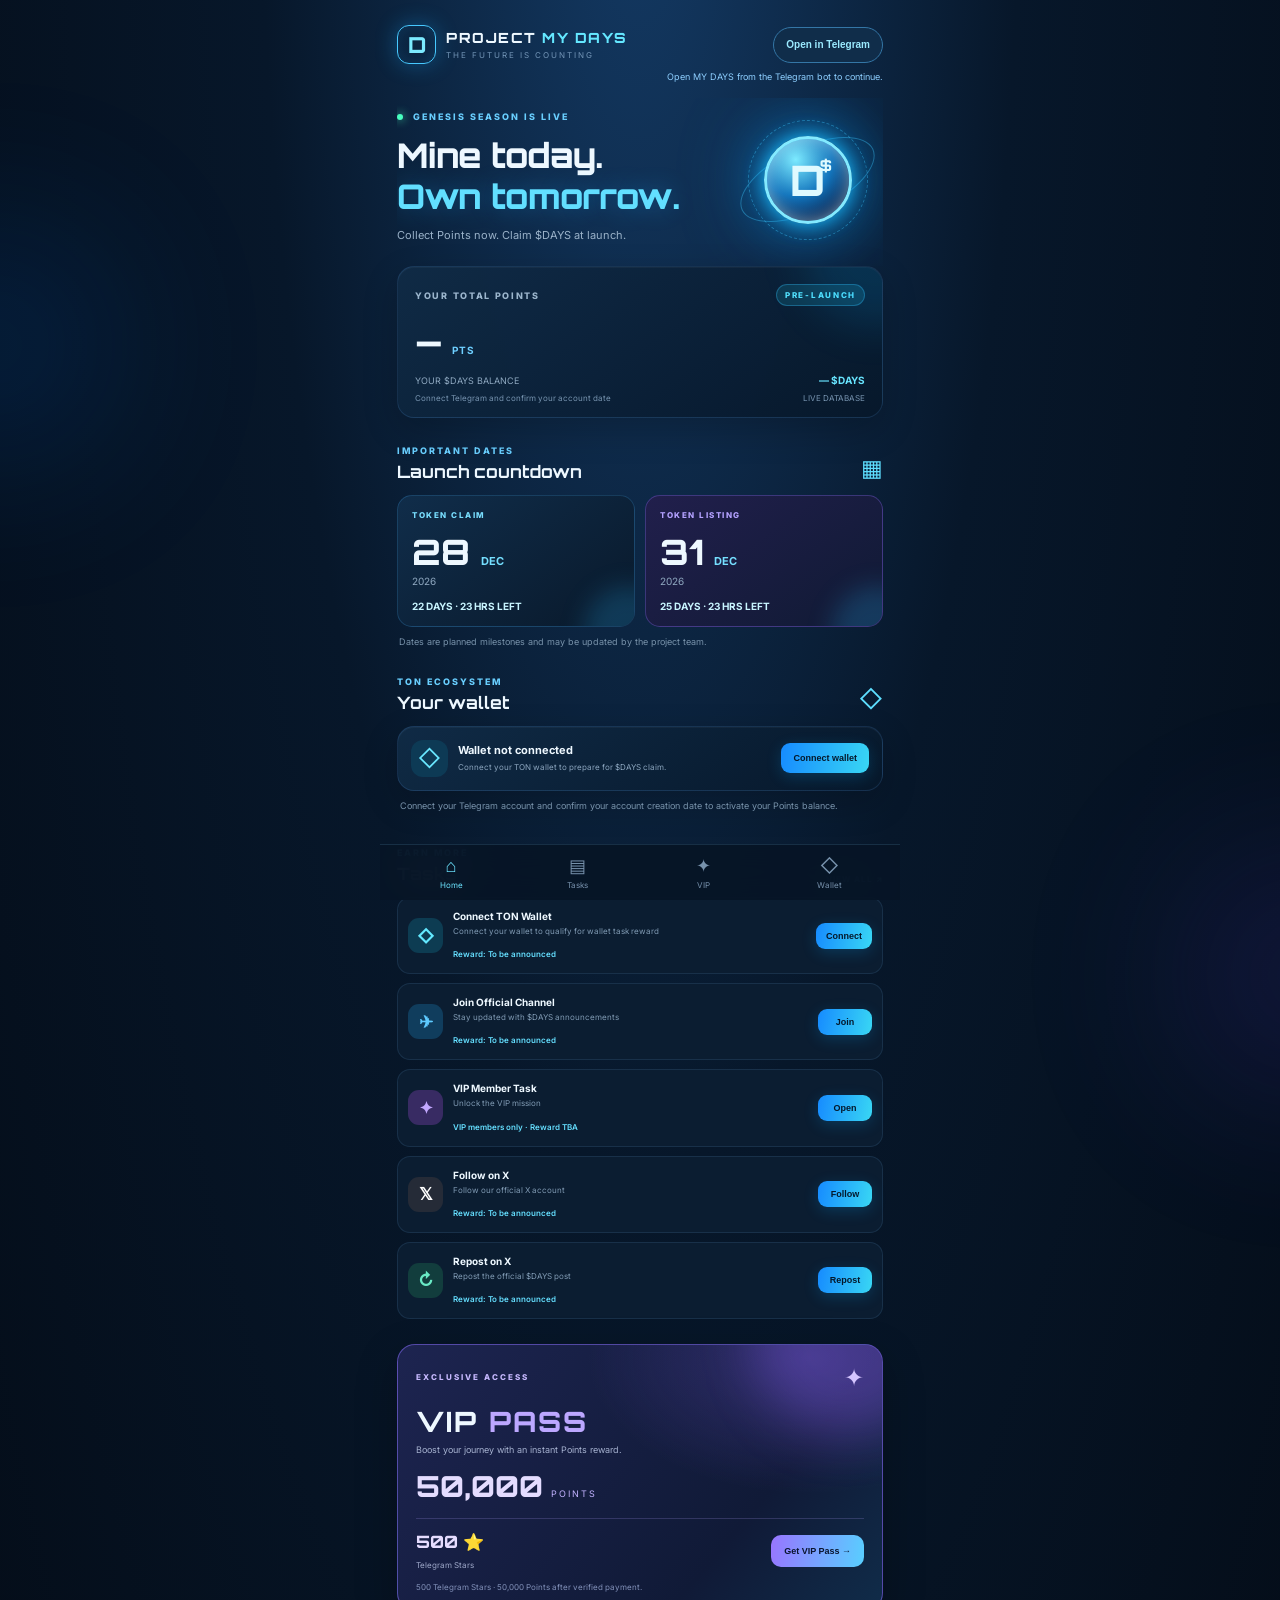
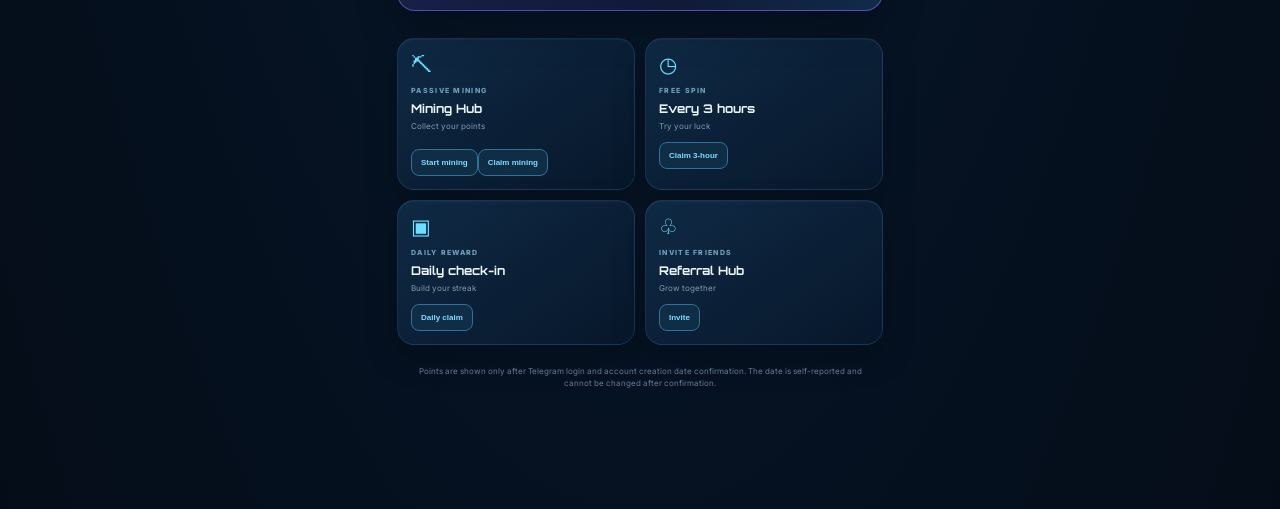
<file: index.html>
<!doctype html>
<html lang="en">
<head>
  <meta charset="utf-8">
  <meta name="viewport" content="width=device-width,initial-scale=1,viewport-fit=cover">
  <meta name="theme-color" content="#071426">
  <title>PROJECT MY DAYS — $DAYS</title>
  <meta name="description" content="PROJECT MY DAYS Telegram Mini App">
  <meta http-equiv="Cache-Control" content="no-cache, no-store, must-revalidate">
  <script src="https://telegram.org/js/telegram-web-app.js?65"></script>
  <link rel="preconnect" href="https://fonts.googleapis.com">
  <link rel="preconnect" href="https://fonts.gstatic.com" crossorigin>
  <link href="https://fonts.googleapis.com/css2?family=Orbitron:wght@500;600;700;800&family=Inter:wght@400;500;600;700;800&display=swap" rel="stylesheet">
  <style>
*{box-sizing:border-box} :root{--bg:#061222;--panel:#0b1d33;--panel2:#102743;--line:rgba(105,177,255,.15);--blue:#36baff;--cyan:#64e7ff;--text:#eef8ff;--muted:#91a9c2;--purple:#8c6bff} body{margin:0;background:radial-gradient(ellipse at 50% -10%,#143b66 0%,#07172a 42%,#040c17 100%);color:var(--text);font-family:Inter,Arial,sans-serif;min-height:100vh;overflow-x:hidden}.ambient{position:fixed;border-radius:50%;filter:blur(90px);opacity:.17;pointer-events:none}.ambient-a{width:230px;height:230px;background:#087bff;top:230px;left:-120px}.ambient-b{width:250px;height:250px;background:#5b42e8;right:-150px;top:850px}.app-shell{width:min(100%,520px);margin:auto;padding:18px 17px 100px;position:relative}.topbar{display:flex;align-items:center;justify-content:space-between;margin-bottom:24px}.brand{display:flex;gap:10px;align-items:center}.brand-mark{width:39px;height:39px;border:1px solid #47c9ff;border-radius:12px;display:grid;place-items:center;font:800 22px Orbitron;color:#7ceaff;box-shadow:0 0 22px #16aaff55,inset 0 0 15px #16aaff22}.brand-name{font:800 14px Orbitron;letter-spacing:1.5px}.brand-name span{color:var(--cyan)}.brand-sub{font-size:8px;letter-spacing:2px;color:#7395b7;margin-top:4px}.avatar{width:auto;min-width:76px;height:36px;padding:0 12px;border-radius:20px;border:1px solid #3476a6;background:#102d4a;color:#9beaff;font-size:10px;font-weight:800}.hero{display:flex;align-items:center;min-height:168px;position:relative;overflow:hidden}.hero-copy{z-index:2}.eyebrow{font-size:9px;letter-spacing:2px;font-weight:800;color:#69cfff}.live-dot{display:inline-block;width:6px;height:6px;border-radius:50%;background:#47ffbf;box-shadow:0 0 10px #47ffbf;margin-right:6px}.hero h1{font:800 29px/1.2 Orbitron;margin:13px 0 8px;letter-spacing:-1px}.hero h1 span{color:#62dfff;text-shadow:0 0 25px #25aaff55}.hero p{font-size:11px;color:#9ab2c9}.coin-art{position:absolute;right:-2px;top:4px;width:155px;height:155px;display:grid;place-items:center}.coin{width:88px;height:88px;border-radius:50%;display:grid;place-items:center;position:relative;z-index:2;font:800 42px Orbitron;color:#dffaff;background:radial-gradient(circle at 35% 25%,#7ceaff,#1375bd 45%,#092b5b 75%);border:3px solid #83eaff;box-shadow:0 0 20px #18bfff,0 0 55px #168dff66,inset 0 0 16px #d7fbff88}.coin span{font-size:15px;position:absolute;right:17px;top:17px}.coin-ring{position:absolute;border:1px solid #4acfff66;border-radius:50%;transform:rotate(-25deg)}.ring-one{width:145px;height:65px}.ring-two{width:120px;height:120px;border-style:dashed;animation:spin 18s linear infinite}.coin-glow{position:absolute;width:95px;height:95px;border-radius:50%;background:#00aaff;filter:blur(42px);opacity:.55}@keyframes spin{to{transform:rotate(335deg)}}.panel{background:linear-gradient(145deg,rgba(16,43,70,.96),rgba(7,24,43,.96));border:1px solid var(--line);box-shadow:0 12px 35px #0003,inset 0 1px #ffffff09;border-radius:17px}.balance-card{padding:17px 17px 14px;position:relative;overflow:hidden}.balance-card:after{content:"";position:absolute;width:150px;height:150px;right:-70px;top:-90px;border-radius:50%;background:#00aaff22;filter:blur(20px)}.card-top,.balance-foot,.progress-label{display:flex;justify-content:space-between;align-items:center}.card-top{font-size:9px;letter-spacing:1.7px;color:#9bb5cc;font-weight:800}.pill{font-size:8px;color:#54e3ff;border:1px solid #2da9dc66;padding:5px 8px;border-radius:30px;background:#0d3951}.balance{font:800 34px Orbitron;margin:14px 0 12px;letter-spacing:-1px}.balance small{font:700 10px Inter;color:#6ecfff;letter-spacing:1px}.balance-foot{font-size:9px;color:#8fa9c1}.balance-foot strong{color:#68e5ff;font-size:10px}.progress{height:5px;border-radius:9px;background:#18344e;margin-top:15px;overflow:hidden}.progress i{display:block;height:100%;border-radius:9px;background:linear-gradient(90deg,#168dff,#65f0ff);box-shadow:0 0 12px #39caff}.progress-label{font-size:8px;color:#7895b1;margin-top:7px}.section{margin-top:27px}.section-heading{display:flex;justify-content:space-between;align-items:end;margin-bottom:13px}.section-heading h2{font:700 17px Orbitron;margin:5px 0 0}.calendar-icon,.ton-symbol{font-size:23px;color:#5edfff}.countdown-grid{display:grid;grid-template-columns:1fr 1fr;gap:10px}.date-card{padding:14px;border-radius:15px;position:relative;overflow:hidden;border:1px solid #3c9bdb44;background:linear-gradient(145deg,#102d4a,#09192b)}.date-card:after{content:"";position:absolute;width:90px;height:90px;right:-40px;bottom:-50px;border-radius:50%;background:#28baff33;filter:blur(12px)}.date-card.listing{border-color:#8d70ff55;background:linear-gradient(145deg,#211f4c,#101a34)}.date-label{font-size:8px;font-weight:800;letter-spacing:1.5px;color:#79dfff}.listing .date-label{color:#b4a2ff}.date-day{font:800 35px Orbitron;margin-top:10px}.date-day small{font:700 11px Inter;color:#75dfff}.date-year{font-size:10px;color:#90a9c1;margin-top:1px}.date-count{font-size:10px;color:#c8f5ff;margin-top:13px;font-weight:700}.fineprint,.notice{font-size:9px;color:#7892aa;line-height:1.5}.fineprint{margin:8px 2px}.wallet-card{padding:13px;display:flex;align-items:center;justify-content:space-between;gap:8px}.wallet-left{display:flex;align-items:center;gap:10px;min-width:0}.wallet-icon{width:37px;height:37px;flex-shrink:0;display:grid;place-items:center;border-radius:12px;background:#0d3a55;color:#69e7ff;font-size:22px}.wallet-left strong{display:block;font-size:11px}.wallet-left small{display:block;font-size:8px;color:#8ca6bf;margin-top:5px;line-height:1.4}.primary-btn,.task-btn{border:0;border-radius:9px;padding:10px 12px;background:linear-gradient(100deg,#168bff,#39d7f4);color:#04182b;font-size:9px;font-weight:800;white-space:nowrap;box-shadow:0 4px 15px #0aaaff33}.notice{padding:8px 3px}.view-all{font-size:8px;letter-spacing:1px;color:#6bdfff;text-decoration:none;font-weight:800}.task-list{display:grid;gap:9px}.task-row{display:flex;align-items:center;gap:10px;padding:12px 10px;border-radius:13px;background:#0b1d31;border:1px solid #24435e88}.task-icon{width:35px;height:35px;flex-shrink:0;border-radius:11px;display:grid;place-items:center;font-size:17px;font-weight:800}.wallet-task{background:#0d3c52;color:#63e9ff}.tg-task{background:#103d5d;color:#5ecaff}.vip-task{background:#382b63;color:#c3a8ff}.x-task{background:#252b37;color:#fff}.repost-task{background:#123d3d;color:#69e9c5}.task-info{flex:1;min-width:0}.task-info strong{display:block;font-size:10px}.task-info small{display:block;color:#819bb4;font-size:8px;margin:4px 0;line-height:1.4}.task-info b{font-size:8px;color:#65dfff;font-weight:600}.task-btn{padding:8px 10px;min-width:54px}.vip-card{margin-top:25px;padding:18px;border-radius:18px;position:relative;overflow:hidden;border:1px solid #8a70ff88;background:radial-gradient(ellipse at 85% 5%,#6149b966,transparent 38%),linear-gradient(130deg,#1d2450,#101a37 70%,#102c49);box-shadow:0 15px 40px #0004}.vip-shine{position:absolute;right:-60px;top:-100px;width:190px;height:190px;border-radius:50%;background:#8d65ff44;filter:blur(25px)}.vip-top,.vip-bottom{display:flex;justify-content:space-between;align-items:center;position:relative}.vip-tag{font-size:8px;letter-spacing:2px;color:#c7b9ff;font-weight:800}.vip-star{font-size:24px;color:#d5c5ff}.vip-title{font:800 28px Orbitron;margin-top:12px;letter-spacing:2px}.vip-title span{color:#bca7ff}.vip-card p{font-size:9px;color:#a6b2d0;margin:5px 0 13px}.vip-reward{display:flex;align-items:baseline;gap:8px}.vip-reward strong{font:800 29px Orbitron;color:#e4dcff}.vip-reward span{font-size:9px;letter-spacing:2px;color:#c2b2ff}.vip-bottom{margin-top:14px;padding-top:12px;border-top:1px solid #b5a1ff33}.vip-bottom strong{display:block;font:800 17px Orbitron;color:#e5dcff}.vip-bottom small{font-size:8px;color:#9fa9ca}.vip-button{border:0;border-radius:10px;padding:11px 13px;background:linear-gradient(100deg,#9875ff,#58cfff);font-size:9px;font-weight:800;color:#0a1530}.vip-footnote{font-size:8px;color:#8291b9;margin-top:10px}.mini-grid{display:grid;grid-template-columns:1fr 1fr;gap:10px}.mini-card{padding:13px}.mini-icon{font-size:21px;color:#6bdfff;margin-bottom:9px}.mini-card small{display:block;color:#6d9fbd;font-size:7px;letter-spacing:1.3px;font-weight:800}.mini-card strong{display:block;font:700 12px Orbitron;margin-top:6px}.mini-card span{display:block;font-size:8px;color:#819bb4;margin:5px 0 11px}.outline-btn{background:#102d46;border:1px solid #2e7199;color:#81ddff;border-radius:8px;padding:8px 9px;font-size:8px;font-weight:700}.bottom-nav{position:fixed;bottom:0;left:50%;transform:translateX(-50%);width:min(100%,520px);display:flex;justify-content:space-around;padding:10px 8px calc(10px + env(safe-area-inset-bottom));background:#071526ee;backdrop-filter:blur(18px);border-top:1px solid #3b658455;z-index:5}.bottom-nav a{display:grid;gap:3px;justify-items:center;color:#7792ac;text-decoration:none;font-size:8px;min-width:52px}.bottom-nav a span{font-size:18px}.bottom-nav a.active{color:#6ce4ff}footer{text-align:center;font-size:8px;color:#607d98;line-height:1.5;margin:20px 8px}.toast{position:fixed;bottom:82px;left:50%;transform:translate(-50%,20px);opacity:0;pointer-events:none;background:#153753;border:1px solid #45b9e8;color:#e9faff;border-radius:10px;padding:11px 15px;font-size:10px;z-index:10;transition:.25s;max-width:90%;text-align:center}.toast.show{opacity:1;transform:translate(-50%,0)}.user-line{font-size:9px;color:#8ecfff;text-align:right;margin:-17px 0 15px;min-height:12px}.avatar:disabled,.age-calc-btn:disabled{opacity:.65;cursor:not-allowed}@media(min-width:520px){.app-shell{padding-top:25px}.hero h1{font-size:34px}}
  .account-age-card{margin:0 0 20px;padding:15px 16px;border:1px solid #2c82b5;border-radius:15px;background:linear-gradient(135deg,#102e4b,#0a1b30);box-shadow:0 8px 24px #0003}.account-age-top{display:flex;justify-content:space-between;align-items:center;font-size:9px;letter-spacing:1.5px;font-weight:800;color:#8fc9e9}.account-age-est{color:#68e5ff}.account-age-number{font:800 25px Orbitron;margin:10px 0 5px;color:#e8faff}.account-age-note{font-size:9px;line-height:1.5;color:#8da9c2}.age-date-input{display:block;width:100%;margin:12px 0 9px;padding:12px;border:1px solid #347ba5;border-radius:10px;background:#071a2d;color:#e8faff;font:600 13px Inter;color-scheme:dark}.age-calc-btn{width:100%;padding:12px;border:0;border-radius:10px;background:linear-gradient(100deg,#168bff,#39d7f4);color:#04182b;font-size:10px;font-weight:800}.age-result{font:800 19px Orbitron;color:#e8faff;margin-top:13px}
</style>
</head>
<body>
  <div class="ambient ambient-a"></div><div class="ambient ambient-b"></div>
  <main class="app-shell">
    <header class="topbar">
      <div class="brand"><div class="brand-mark">D</div><div><div class="brand-name">PROJECT <span>MY DAYS</span></div><div class="brand-sub">THE FUTURE IS COUNTING</div></div></div>
      <button class="avatar" id="telegram-login" aria-label="Telegram Login">Telegram Login</button>
    </header>
    <div class="user-line" id="user-line"></div>
    <section class="account-age-card" id="account-age-card" hidden>
      <div class="account-age-top"><span>TELEGRAM ACCOUNT AGE</span><span class="account-age-est">SELF-REPORTED</span></div>
      <div class="account-age-note">Select the date you created your Telegram account. MY DAYS will calculate the elapsed time automatically.</div>
      <label for="account-created-date" class="account-age-note" style="display:block;margin-top:12px">ACCOUNT CREATION DATE</label>
      <input class="age-date-input" id="account-created-date" type="date" />
      <button class="age-calc-btn" id="calculate-account-age" type="button">CALCULATE ACCOUNT AGE</button>
      <div class="age-result" id="account-age-value" aria-live="polite"></div>
      <div class="account-age-note" id="account-age-note">This date is entered by the user and is not verified by Telegram.</div>
    </section>

    <section class="hero">
      <div class="hero-copy"><div class="eyebrow"><span class="live-dot"></span> GENESIS SEASON IS LIVE</div>
        <h1>Mine today.<br><span>Own tomorrow.</span></h1>
        <p>Collect Points now. Claim $DAYS at launch.</p>
      </div>
      <div class="coin-art"><div class="coin-ring ring-one"></div><div class="coin-ring ring-two"></div><div class="coin">D<span>$</span></div><div class="coin-glow"></div></div>
    </section>

    <section class="balance-card panel">
      <div class="card-top"><span>YOUR TOTAL POINTS</span><span class="pill">PRE-LAUNCH</span></div>
      <div class="balance" id="points">— <small>PTS</small></div>
      <div class="balance-foot"><span>YOUR $DAYS BALANCE</span><strong id="days-balance">— $DAYS</strong></div>
      <div class="progress-label"><span id="points-status">Connect Telegram and confirm your account date</span><span>LIVE DATABASE</span></div>
    </section>

    <section class="section">
      <div class="section-heading"><div><div class="eyebrow">IMPORTANT DATES</div><h2>Launch countdown</h2></div><span class="calendar-icon">▦</span></div>
      <div class="countdown-grid">
        <article class="date-card claim"><div class="date-label">TOKEN CLAIM</div><div class="date-day">28 <small>DEC</small></div><div class="date-year">2026</div><div class="date-count" id="claim-count">Loading…</div></article>
        <article class="date-card listing"><div class="date-label">TOKEN LISTING</div><div class="date-day">31 <small>DEC</small></div><div class="date-year">2026</div><div class="date-count" id="listing-count">Loading…</div></article>
      </div>
      <p class="fineprint">Dates are planned milestones and may be updated by the project team.</p>
    </section>

    <section class="section" id="wallet">
      <div class="section-heading"><div><div class="eyebrow">TON ECOSYSTEM</div><h2>Your wallet</h2></div><span class="ton-symbol">◇</span></div>
      <div class="wallet-card panel">
        <div class="wallet-left"><div class="wallet-icon">◇</div><div><strong id="wallet-status">Wallet not connected</strong><small id="wallet-address">Connect your TON wallet to prepare for $DAYS claim.</small></div></div>
        <button class="primary-btn" id="wallet-btn">Connect wallet</button>
      </div>
      <div class="notice">Connect your Telegram account and confirm your account creation date to activate your Points balance.</div>
    </section>

    <section class="section">
      <div class="section-heading"><div><div class="eyebrow">EARN MORE</div><h2>Tasks</h2></div><a href="#tasks" class="view-all">VIEW ALL ↗</a></div>
      <div class="task-list" id="tasks">
        <article class="task-row"><div class="task-icon wallet-task">◇</div><div class="task-info"><strong>Connect TON Wallet</strong><small>Connect your wallet to qualify for wallet task reward</small><b>Reward: To be announced</b></div><button class="task-btn" data-task="wallet">Connect</button></article>
        <article class="task-row"><div class="task-icon tg-task">✈</div><div class="task-info"><strong>Join Official Channel</strong><small>Stay updated with $DAYS announcements</small><b>Reward: To be announced</b></div><button class="task-btn" data-task="channel">Join</button></article>
        <article class="task-row"><div class="task-icon vip-task">✦</div><div class="task-info"><strong>VIP Member Task</strong><small>Unlock the VIP mission</small><b>VIP members only · Reward TBA</b></div><button class="task-btn" data-task="vip">Open</button></article>
        <article class="task-row"><div class="task-icon x-task">𝕏</div><div class="task-info"><strong>Follow on X</strong><small>Follow our official X account</small><b>Reward: To be announced</b></div><button class="task-btn" data-task="follow">Follow</button></article>
        <article class="task-row"><div class="task-icon repost-task">↻</div><div class="task-info"><strong>Repost on X</strong><small>Repost the official $DAYS post</small><b>Reward: To be announced</b></div><button class="task-btn" data-task="repost">Repost</button></article>
      </div>
    </section>

    <section class="vip-card" id="vip">
      <div class="vip-shine"></div><div class="vip-top"><span class="vip-tag">EXCLUSIVE ACCESS</span><span class="vip-star">✦</span></div>
      <div class="vip-title">VIP <span>PASS</span></div><p>Boost your journey with an instant Points reward.</p>
      <div class="vip-reward"><strong>50,000</strong><span>POINTS</span></div>
      <div class="vip-bottom"><div><strong>500 ⭐</strong><small>Telegram Stars</small></div><button id="vip-btn" class="vip-button">Get VIP Pass <span>→</span></button></div>
      <div class="vip-footnote" id="vip-status">500 Telegram Stars · 50,000 Points after verified payment.</div>
    </section>

    <section class="section mini-grid">
      <article class="mini-card panel"><div class="mini-icon">⛏</div><small>PASSIVE MINING</small><strong>Mining Hub</strong><span>Collect your points</span><button class="outline-btn" id="mining-start">Start mining</button><button class="outline-btn" id="mining-claim" style="margin-top:7px">Claim mining</button></article>
      <article class="mini-card panel"><div class="mini-icon">◷</div><small>FREE SPIN</small><strong>Every 3 hours</strong><span>Try your luck</span><button class="outline-btn" id="claim-3hour">Claim 3-hour</button></article>
      <article class="mini-card panel"><div class="mini-icon">▣</div><small>DAILY REWARD</small><strong>Daily check-in</strong><span>Build your streak</span><button class="outline-btn" id="claim-daily">Daily claim</button></article>
      <article class="mini-card panel"><div class="mini-icon">♧</div><small>INVITE FRIENDS</small><strong>Referral Hub</strong><span>Grow together</span><button class="outline-btn" data-action="referral">Invite</button></article>
    </section>

    <nav class="bottom-nav"><a class="active" href="#"><span>⌂</span>Home</a><a href="#tasks"><span>▤</span>Tasks</a><a href="#vip"><span>✦</span>VIP</a><a href="#wallet"><span>◇</span>Wallet</a></nav>
    <footer>Points are shown only after Telegram login and account creation date confirmation. The date is self-reported and cannot be changed after confirmation.</footer>
  </main>
  <div class="toast" id="toast"></div>
  <script>
const $=s=>document.querySelector(s);
const SUPABASE_FUNCTION_URL="https://ecxhxsbdatsrjgpvtjns.supabase.co/functions/v1/telegram-auth";
const SUPABASE_PUBLISHABLE_KEY="sb_publishable_xSMeJvXQpXE6pGpp6ptmQA_WxICDSo3";
const loginButton=$("#telegram-login");
const userLine=$("#user-line");
const ageDateInput=$("#account-created-date");
const ageValue=$("#account-age-value");
const ageNote=$("#account-age-note");
const ageCard=$("#account-age-card");
let telegramApp=null;
let initData="";
let profile=null;
let busy=false;

function getTelegramApp(){return window.Telegram&&window.Telegram.WebApp?window.Telegram.WebApp:null;}
function toast(message){const el=$("#toast");el.textContent=message;el.classList.add("show");clearTimeout(window.__myDaysToast);window.__myDaysToast=setTimeout(()=>el.classList.remove("show"),2800);}
function localDateString(d){const y=d.getFullYear(),m=String(d.getMonth()+1).padStart(2,"0"),day=String(d.getDate()).padStart(2,"0");return `${y}-${m}-${day}`;}
function formatNumber(value){return Number(value||0).toLocaleString("en-US");}
function renderProfile(data){
  profile=data||{};
  const dateConfirmed=Boolean(profile.account_created_date);
  $("#points").innerHTML=dateConfirmed?formatNumber(profile.total_points)+" <small>PTS</small>":"— <small>PTS</small>";
  $("#days-balance").textContent=dateConfirmed?formatNumber(profile.balance_days)+" $DAYS":"— $DAYS";
  $("#points-status").textContent=dateConfirmed?(profile.vip_active?"VIP MEMBER · LIVE BALANCE":"ACCOUNT DATE CONFIRMED · LIVE BALANCE"):"Confirm your Telegram account creation date to show Points";
  $("#vip-status").textContent=profile.vip_active?"VIP ACTIVE · Final bonus unlocks after mining ends.":"500 Telegram Stars · 50,000 Points after verified payment.";
  if(profile.account_created_date){
    ageDateInput.value=profile.account_created_date;
    ageDateInput.disabled=true;
    $("#calculate-account-age").disabled=true;
    $("#calculate-account-age").textContent="DATE CONFIRMED · LOCKED";
    showAccountAge(profile.account_created_date);
    ageNote.textContent="Saved to your account. This date cannot be changed.";
  }else{
    ageDateInput.disabled=false;
    $("#calculate-account-age").disabled=false;
    $("#calculate-account-age").textContent="CONFIRM ACCOUNT CREATION DATE";
    ageValue.textContent="";
    ageNote.textContent="Select your Telegram account creation date. Points will appear after you confirm and save it.";
  }
}
function showAccountAge(raw){
  const [y,m,d]=raw.split("-").map(Number);
  const start=new Date(y,m-1,d);const today=new Date();today.setHours(0,0,0,0);
  const totalDays=Math.max(0,Math.floor((Date.UTC(today.getFullYear(),today.getMonth(),today.getDate())-Date.UTC(y,m-1,d))/86400000));
  let years=today.getFullYear()-y,months=today.getMonth()-(m-1),days=today.getDate()-d;
  if(days<0){months--;days+=new Date(today.getFullYear(),today.getMonth(),0).getDate();}
  if(months<0){years--;months+=12;}
  const pieces=[];if(years)pieces.push(years+" Year"+(years===1?"":"s"));if(months)pieces.push(months+" Month"+(months===1?"":"s"));pieces.push(days+" Day"+(days===1?"":"s"));
  ageValue.textContent=pieces.join(", ");
  if(!profile?.account_created_date)ageNote.textContent="Date selected. Confirm it to save your account age and calculate Points.";
}
async function api(action="login",extra={}){
  if(!initData)throw new Error("Open MY DAYS from Telegram first.");
  const res=await fetch(SUPABASE_FUNCTION_URL,{method:"POST",headers:{"Content-Type":"application/json","apikey":SUPABASE_PUBLISHABLE_KEY},body:JSON.stringify({initData,action,...extra})});
  const data=await res.json().catch(()=>({}));
  if(!res.ok||data.success===false)throw new Error(data.error||data.message||`Request failed (${res.status})`);
  return data;
}
async function refreshProfile(){const data=await api("profile");renderProfile(data.user||data.profile||{});}
async function runAction(action,successText){
  if(busy)return; if(!initData){toast("Please log in with Telegram first.");return;}
  busy=true;
  try{const data=await api(action);await refreshProfile();const result=data.result||{};toast(successText+(result.reward?` +${formatNumber(result.reward)} Points`:""));}
  catch(e){toast(e.message||"Action failed.");}
  finally{busy=false;}
}

async function confirmAccountAge(){
  if(!initData){toast("Please log in with Telegram first.");return;}
  if(profile?.account_created_date){toast("Account creation date is already locked.");return;}
  const raw=ageDateInput.value;if(!raw){toast("Please select your account creation date.");return;}
  const selected=new Date(raw+"T00:00:00");const today=new Date();today.setHours(0,0,0,0);
  const min=new Date(today);min.setFullYear(min.getFullYear()-5);
  if(Number.isNaN(selected.getTime())||selected>today||selected<min){toast("Choose a date within the last 5 years.");return;}
  const btn=$("#calculate-account-age");btn.disabled=true;btn.textContent="SAVING…";
  try{const result=await api("set_account_age",{accountCreatedDate:raw});await refreshProfile();toast("Account age saved. Reward added to Total Points.");}
  catch(e){toast(e.message||"Could not save account age.");btn.disabled=false;btn.textContent="CONFIRM ACCOUNT CREATION DATE";}
}

async function telegramLogin(){
  telegramApp=getTelegramApp();
  if(!telegramApp||!telegramApp.initData){toast("Please open MY DAYS from the Telegram Mini App.");return;}
  if(busy)return;busy=true;loginButton.disabled=true;loginButton.textContent="Checking…";
  try{
    telegramApp.ready();telegramApp.expand();initData=telegramApp.initData;
    const data=await api("login");const user=data.user||data.profile||{};
    const first=user.first_name||telegramApp.initDataUnsafe?.user?.first_name||"Telegram user";
    const username=user.username||telegramApp.initDataUnsafe?.user?.username;
    userLine.textContent="Logged in: "+(username?first+" · @"+username:first);
    ageCard.hidden=false;renderProfile(user);
    loginButton.textContent="Connected";loginButton.style.display="none";toast("Telegram login successful.");
  }catch(e){initData="";loginButton.disabled=false;loginButton.textContent="Retry Telegram Login";loginButton.style.display="inline-block";toast(e.message||"Telegram login failed.");}
  finally{busy=false;}
}

function countdown(target,el){const diff=new Date(target).getTime()-Date.now();if(diff<=0){el.textContent="Milestone date reached";return;}const days=Math.floor(diff/86400000),hours=Math.floor(diff%86400000/3600000);el.textContent=`${days} DAYS · ${hours} HRS LEFT`;}
function updateDates(){countdown("2026-12-28T00:00:00+06:30",$("#claim-count"));countdown("2026-12-31T00:00:00+06:30",$("#listing-count"));}
updateDates();setInterval(updateDates,60000);

loginButton.addEventListener("click",telegramLogin);
$("#calculate-account-age").addEventListener("click",confirmAccountAge);
$("#claim-daily").addEventListener("click",()=>runAction("claim_daily","Daily claim successful"));
$("#claim-3hour").addEventListener("click",()=>runAction("claim_3hour","3-hour claim successful"));
$("#mining-start").addEventListener("click",()=>runAction("mining_start","Mining started"));
$("#mining-claim").addEventListener("click",()=>runAction("mining_claim","Mining claimed"));
$("#vip-btn").addEventListener("click",async()=>{
  if(!initData){toast("Please log in with Telegram first.");return;}
  try{const data=await api("vip_invoice");if(!data.invoice_url)throw new Error("Invoice link was not returned.");
    if(telegramApp?.openInvoice){telegramApp.openInvoice(data.invoice_url,(status)=>{if(status==="paid"){toast("Payment received. Updating VIP reward…");setTimeout(()=>refreshProfile().catch(()=>{}),1800);}else if(status==="failed")toast("VIP payment failed.");});}
    else if(telegramApp?.openLink){telegramApp.openLink(data.invoice_url);}else{window.open(data.invoice_url,"_blank");}
  }catch(e){toast(e.message||"Could not create VIP invoice.");}
});
$("#wallet-btn").addEventListener("click",()=>toast("TON Wallet connection is not integrated yet."));
document.querySelectorAll("[data-action=\"referral\"]").forEach(btn=>btn.addEventListener("click",()=>toast("Referral system is not connected yet.")));
document.querySelectorAll("[data-task]").forEach(btn=>btn.addEventListener("click",()=>toast("This task is not connected to verified rewards yet.")));

const today=new Date();const minDate=new Date(today);minDate.setFullYear(minDate.getFullYear()-5);
ageDateInput.max=localDateString(today);ageDateInput.min=localDateString(minDate);
// Auto-login immediately when opened inside Telegram Mini App.
telegramApp=getTelegramApp();
if(telegramApp){
  telegramApp.ready();
  telegramApp.expand();
  if(telegramApp.initData){
    loginButton.textContent="Connecting…";
    telegramLogin();
  }else{
    loginButton.textContent="Open in Telegram";
    userLine.textContent="Open MY DAYS from the Telegram bot to continue.";
  }
}else{
  loginButton.textContent="Open in Telegram";
  userLine.textContent="Open MY DAYS from the Telegram bot to continue.";
}
</script>
</body>
</html>
</file>
